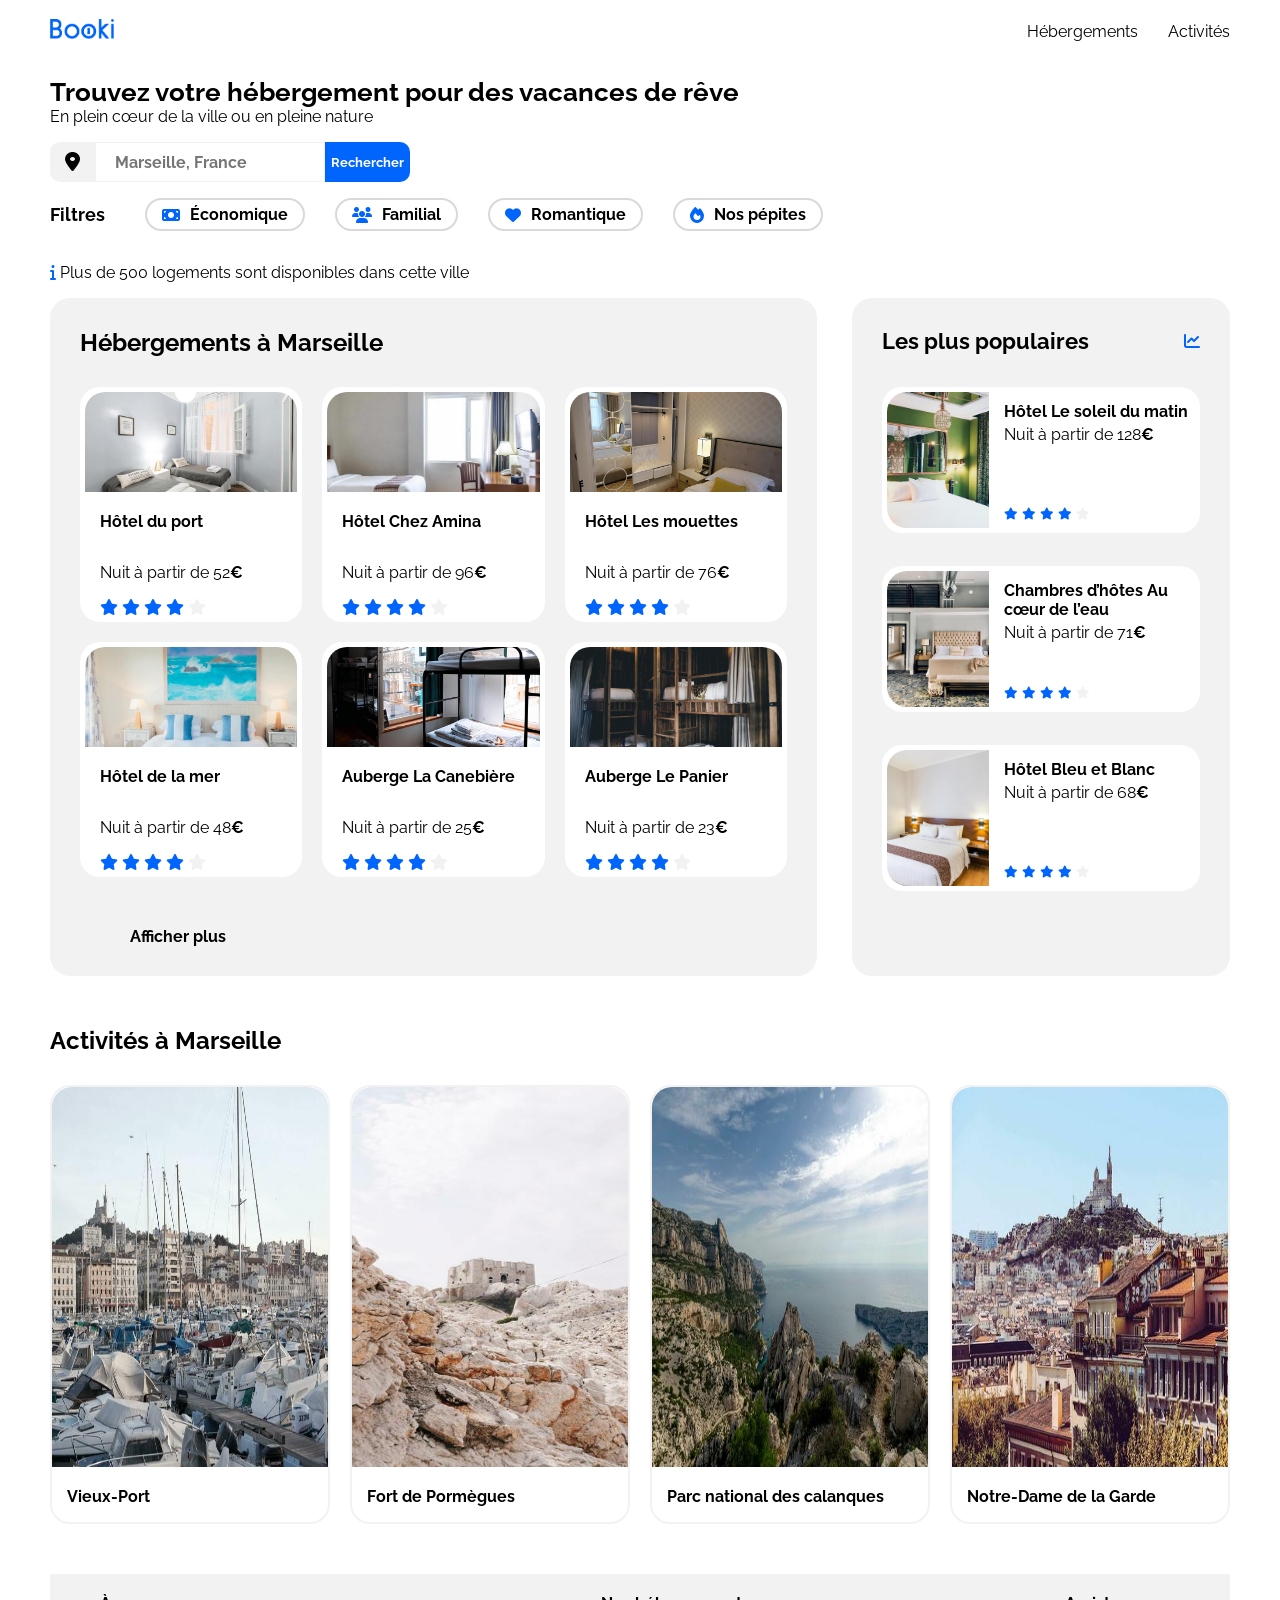
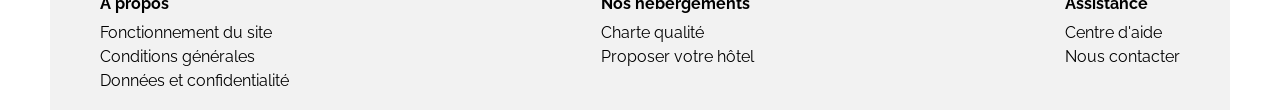
<file: index.html>
<!DOCTYPE html>
<html lang="fr">

<head>
    <meta charset="UTF-8">
    <meta name="viewport" content="width=device-width, initial-scale=1.0">
    <title>Booki</title>
    <link rel="preconnect" href="https://fonts.googleapis.com">
    <link rel="preconnect" href="https://fonts.gstatic.com" crossorigin>
    <link href="https://fonts.googleapis.com/css2?family=Raleway:wght@400;500;700&display=swap" rel="stylesheet">
    <link rel="stylesheet" href="https://cdnjs.cloudflare.com/ajax/libs/font-awesome/6.2.1/css/all.min.css"
        integrity="sha512-MV7K8+y+gLIBoVD59lQIYicR65iaqukzvf/nwasF0nqhPay5w/9lJmVM2hMDcnK1OnMGCdVK+iQrJ7lzPJQd1w=="
        crossorigin="anonymous" referrerpolicy="no-referrer" />
    <link rel="stylesheet" href="./css/style.css">
</head>
<body>
    <div class="main-container">
        <header>
            <nav>
                <h1>
                    <a href="#" class="logo">
                        <span hidden>Booki</span>
                        <img src="./images/logo/Booki.png" alt="Logo Booki">
                    </a>
                </h1>
                <ul class="nav-links">
                    <li><a href="#">Hébergements</a></li>
                    <li><a href="#">Activités</a></li>
                </ul>
            </nav>
            <div class="filter-search">
                <p><span class="highlight">Trouvez votre hébergement pour des vacances de rêve</span><br>En plein cœur de la ville ou en pleine nature</p>
                <form class="search">
                    <i class="fa-solid fa-location-dot" aria-hidden="true"></i>
                    <input type="text" placeholder=" Marseille, France" class="input-search">
                    <button type="submit" class="button" aria-label="Rechercher">
                        <i class="fa-solid fa-magnifying-glass search-icon" aria-hidden="true"></i>
                        <span class="search-text">Rechercher</span>
                    </button>
                </form>
                <div class="filter">
                    <span class="h3">Filtres</span>
                    <ul class="filter-links">
                        <li><a href="#"><i class="fa-solid fa-money-bill" aria-hidden="true"></i>Économique</a></li>
                        <li><a href="#"><i class="fa-solid fa-users" aria-hidden="true"></i>Familial</a></li>
                        <li><a href="#"><i class="fa-solid fa-heart" aria-hidden="true"></i>Romantique</a></li>
                        <li><a href="#"><i class="fa-solid fa-fire" aria-hidden="true"></i>Nos pépites</a></li>
                    </ul>
                </div>
            </div>
        </header>
        <main>
            <p><i class="fa-solid fa-info" aria-hidden="true"></i> Plus de 500 logements sont disponibles dans cette ville</p>
            <div class="hebergements-and-populaires">
                <section class="hebergements">
                    <header>
                        <h2 class="hebergements-title">Hébergements à Marseille</h2>
                    </header>
                    <div class="hebergements-cards">
                        <a href="#">
                            <article class="card">
                                <img src="./images/hebergements/fred-kleber.jpg" alt="Façade de l'Hôtel du port">
                                <div class="card-content">
                                    <h3 class="card-title">Hôtel du port</h3>
                                    <p class="card-subtitle">Nuit à partir de 52<span class="euro">€</span></p>
                                    <div class="card-rating">
                                        <i class="fa-solid fa-star" aria-hidden="true"></i>
                                        <i class="fa-solid fa-star" aria-hidden="true"></i>
                                        <i class="fa-solid fa-star" aria-hidden="true"></i>
                                        <i class="fa-solid fa-star" aria-hidden="true"></i>
                                        <i class="fa-solid fa-star neutral-star" aria-hidden="true"></i>
                                        <span class="sr-only">Note de 4 sur 5</span>
                                    </div>
                                </div>
                            </article>
                        </a>
                        <a href="#">
                            <article class="card">
                                <img src="./images/hebergements/febrian-zakaria.jpg" alt="Chambre de l'Hôtel Chez Amina">
                                <div class="card-content">
                                    <h3 class="card-title">Hôtel Chez Amina</h3>
                                    <p class="card-subtitle">Nuit à partir de 96<span class="euro">€</span></p>
                                    <div class="card-rating">
                                        <i class="fa-solid fa-star" aria-hidden="true"></i>
                                        <i class="fa-solid fa-star" aria-hidden="true"></i>
                                        <i class="fa-solid fa-star" aria-hidden="true"></i>
                                        <i class="fa-solid fa-star" aria-hidden="true"></i>
                                        <i class="fa-solid fa-star neutral-star" aria-hidden="true"></i>
                                        <span class="sr-only">Note de 4 sur 5</span>
                                    </div>
                                </div>
                            </article>
                        </a>
                        <a href="#">
                            <article class="card">
                                <img src="./images/hebergements/reisetopia.jpg" alt="Chambre de l'Hôtel Les mouettes">
                                <div class="card-content">
                                    <h3 class="card-title">Hôtel Les mouettes</h3>
                                    <p class="card-subtitle">Nuit à partir de 76<span class="euro">€</span></p>
                                    <div class="card-rating">
                                        <i class="fa-solid fa-star" aria-hidden="true"></i>
                                        <i class="fa-solid fa-star" aria-hidden="true"></i>
                                        <i class="fa-solid fa-star" aria-hidden="true"></i>
                                        <i class="fa-solid fa-star" aria-hidden="true"></i>
                                        <i class="fa-solid fa-star neutral-star" aria-hidden="true"></i>
                                        <span class="sr-only">Note de 4 sur 5</span>
                                    </div>
                                </div>
                            </article>
                        </a>
                        <a href="#">
                            <article class="card">
                                <img src="./images/hebergements/annie-spratt.jpg" alt="Chambre de l'Hôtel de la mer">
                                <div class="card-content">
                                    <h3 class="card-title">Hôtel de la mer</h3>
                                    <p class="card-subtitle">Nuit à partir de 48<span class="euro">€</span></p>
                                    <div class="card-rating">
                                        <i class="fa-solid fa-star" aria-hidden="true"></i>
                                        <i class="fa-solid fa-star" aria-hidden="true"></i>
                                        <i class="fa-solid fa-star" aria-hidden="true"></i>
                                        <i class="fa-solid fa-star" aria-hidden="true"></i>
                                        <i class="fa-solid fa-star neutral-star" aria-hidden="true"></i>
                                        <span class="sr-only">Note de 4 sur 5</span>
                                    </div>
                                </div>
                            </article>
                        </a>
                        <a href="#">
                            <article class="card">
                                <img src="./images/hebergements/marcus-loke.jpg" alt="Chambre de l'Auberge La Canebière">
                                <div class="card-content">
                                    <h3 class="card-title">Auberge La Canebière</h3>
                                    <p class="card-subtitle">Nuit à partir de 25<span class="euro">€</span></p>
                                    <div class="card-rating">
                                        <i class="fa-solid fa-star" aria-hidden="true"></i>
                                        <i class="fa-solid fa-star" aria-hidden="true"></i>
                                        <i class="fa-solid fa-star" aria-hidden="true"></i>
                                        <i class="fa-solid fa-star" aria-hidden="true"></i>
                                        <i class="fa-solid fa-star neutral-star" aria-hidden="true"></i>
                                        <span class="sr-only">Note de 4 sur 5</span>
                                    </div>
                                </div>
                            </article>
                        </a>
                        <a href="#">
                            <article class="card">
                                <img src="./images/hebergements/nicate-lee.jpg" alt="Chambre de l'Auberge Le Panier">
                                <div class="card-content">
                                    <h3 class="card-title">Auberge Le Panier</h3>
                                    <p class="card-subtitle">Nuit à partir de 23<span class="euro">€</span></p>
                                    <div class="card-rating">
                                        <i class="fa-solid fa-star" aria-hidden="true"></i>
                                        <i class="fa-solid fa-star" aria-hidden="true"></i>
                                        <i class="fa-solid fa-star" aria-hidden="true"></i>
                                        <i class="fa-solid fa-star" aria-hidden="true"></i>
                                        <i class="fa-solid fa-star neutral-star" aria-hidden="true"></i>
                                        <span class="sr-only">Note de 4 sur 5</span>
                                    </div>
                                </div>
                            </article>
                        </a>
                    </div>
                    <footer>
                        <a href="#" class="afficher-plus">Afficher plus</a>
                    </footer>
                </section>



                <section class="populaires">
                    <header>
                        <div class="populaires-title">
                            <h2 class="section-title">Les plus populaires</h2>
                            <i class="fa-solid fa-chart-line" aria-hidden="true"></i>
                        </div>
                    </header>
                    <div class="populaires-cards">
                        <a href="#">
                            <article class="card">
                                <img src="./images/hebergements/emile-guillemot.jpg" alt="Image de la chambre d'hôtel montrant un lit">
                                <div class="card-content">
                                    <div class="card-txt">
                                        <h3 class="card-title">Hôtel Le soleil du matin</h3>
                                        <p class="card-subtitle">Nuit à partir de 128<span class="euro">€</span></p>
                                    </div>
                                    <div class="card-rating">
                                        <i class="fa-xs fa-solid fa-star" aria-hidden="true"></i>
                                        <i class="fa-xs fa-solid fa-star" aria-hidden="true"></i>
                                        <i class="fa-xs fa-solid fa-star" aria-hidden="true"></i>
                                        <i class="fa-xs fa-solid fa-star" aria-hidden="true"></i>
                                        <i class="fa-xs fa-solid fa-star neutral-star" aria-hidden="true"></i>
                                        <span class="sr-only">Note de 4 sur 5</span>
                                    </div>
                                </div>
                            </article>
                        </a>
                        <a href="#">
                            <article class="card">
                                <img src="./images/hebergements/aw-creative.jpg" alt="Image de la chambre d'hôtel montrant un lit">
                                <div class="card-content">
                                    <div class="card-txt">
                                        <h3 class="card-title">Chambres d’hôtes Au cœur de l’eau</h3>
                                        <p class="card-subtitle">Nuit à partir de 71<span class="euro">€</span></p>
                                    </div>
                                    <div class="card-rating">
                                        <i class="fa-xs fa-solid fa-star" aria-hidden="true"></i>
                                        <i class="fa-xs fa-solid fa-star" aria-hidden="true"></i>
                                        <i class="fa-xs fa-solid fa-star" aria-hidden="true"></i>
                                        <i class="fa-xs fa-solid fa-star" aria-hidden="true"></i>
                                        <i class="fa-xs fa-solid fa-star neutral-star" aria-hidden="true"></i>
                                        <span class="sr-only">Note de 4 sur 5</span>
                                    </div>
                                </div>
                            </article>
                        </a>
                        <a href="#">
                            <article class="card">
                                <img src="./images/hebergements/febrian-zakaria2.jpg" alt="Image de la chambre d'hôtel montrant un lit">
                                <div class="card-content">
                                    <div class="card-txt">
                                        <h3 class="card-title">Hôtel Bleu et Blanc</h3>
                                        <p class="card-subtitle">Nuit à partir de 68<span class="euro">€</span></p>
                                    </div>
                                    <div class="card-rating">
                                        <i class="fa-xs fa-solid fa-star" aria-hidden="true"></i>
                                        <i class="fa-xs fa-solid fa-star" aria-hidden="true"></i>
                                        <i class="fa-xs fa-solid fa-star" aria-hidden="true"></i>
                                        <i class="fa-xs fa-solid fa-star" aria-hidden="true"></i>
                                        <i class="fa-xs fa-solid fa-star neutral-star" aria-hidden="true"></i>
                                        <span class="sr-only">Note de 4 sur 5</span>
                                    </div>
                                </div>
                            </article>
                        </a>
                    </div>
                </section>
            </div>



            <section class="activities">
                <header>
                    <h2 class="activities-title">Activités à Marseille</h2>
                </header>
                <div class="activities-cards">
                    <a href="#">
                        <article>
                            <img src="./images/activites/reno-laithienne.jpg" alt="Vieux port">
                            <div class="card-content">
                                <h3 class="card-title">Vieux-Port</h3>
                            </div>
                        </article>
                    </a>
                    <a href="#">
                        <article>
                            <img src="./images/activites/paul-hermann.jpg" alt="Fort de Pormègues">
                            <div class="card-content">
                                <h3 class="card-title">Fort de Pormègues</h3>
                            </div>
                        </article>
                    </a>
                    <a href="#">
                        <article>
                            <img src="./images/activites/kilyan-sockalingum.jpg" alt="Les calanques">
                            <div class="card-content">
                                <h3 class="card-title">Parc national des calanques</h3>
                            </div>
                        </article>
                    </a>
                    <a href="#">
                        <article>
                            <img src="./images/activites/florian-wehde.jpg" alt="Notre-Dame de la Garde">
                            <div class="card-content">
                                <h3 class="card-title">Notre-Dame de la Garde</h3>
                            </div>
                        </article>
                    </a>
                </div>
            </section>
        </main>
        <footer>
            <div class="footer-content">
                <div class="footer-links">
                    <h4>À propos</h4>
                    <ul>
                        <li><a href="#">Fonctionnement du site</a></li>
                        <li><a href="#">Conditions générales</a></li>
                        <li><a href="#">Données et confidentialité</a></li>
                    </ul>
                </div>
                <div class="footer-links">
                    <h4>Nos hébergements</h4>
                    <ul>
                        <li><a href="#">Charte qualité</a></li>
                        <li><a href="#">Proposer votre hôtel</a></li>
                    </ul>
                </div>
                <div class="footer-links">
                    <h4>Assistance</h4>
                    <ul>
                        <li><a href="#">Centre d'aide</a></li>
                        <li><a href="#">Nous contacter</a></li>
                    </ul>
                </div>
            </div>
        </footer>
    </div>
</body>

</html>
</file>
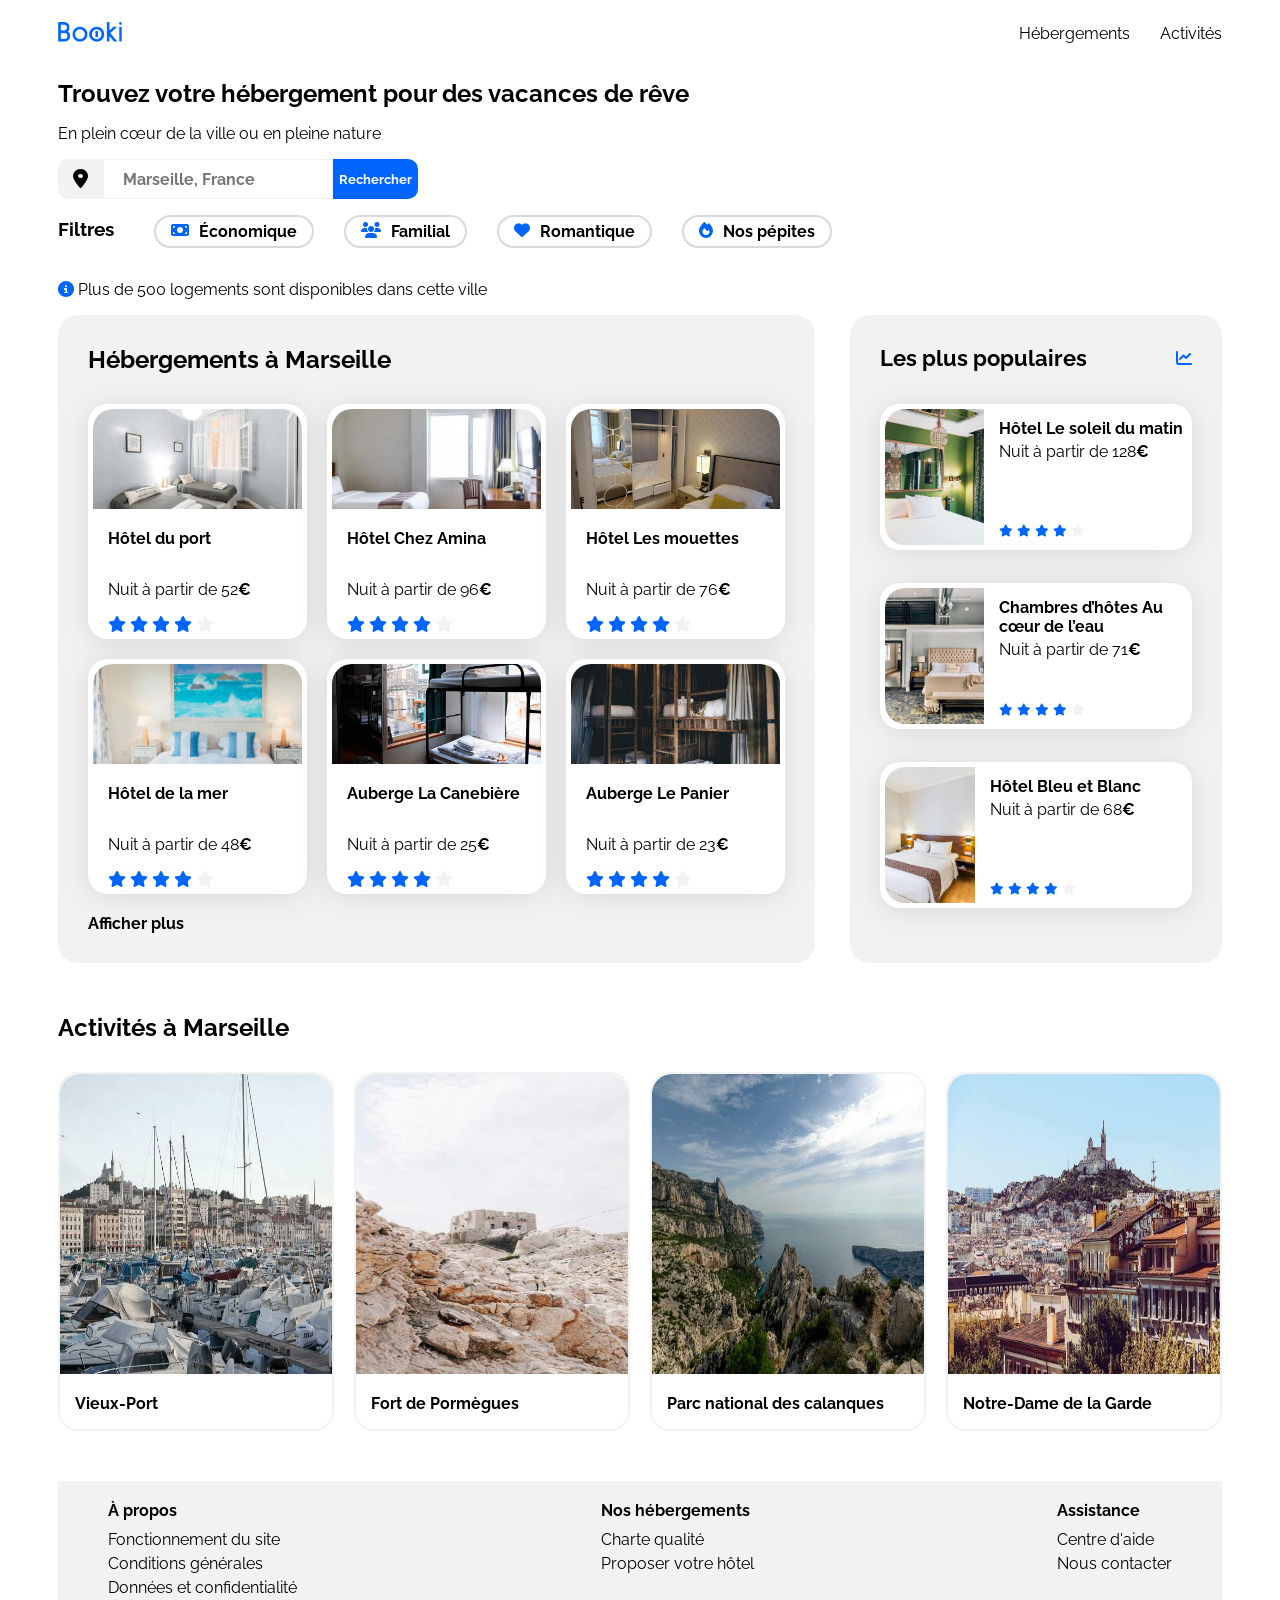
<file: Booki/index.html>
<!DOCTYPE html>
<html lang="fr">

<head>
    <meta charset="UTF-8">
    <meta name="viewport" content="width=device-width, initial-scale=1.0">
    <title>Booki</title>
    <link rel="preconnect" href="https://fonts.googleapis.com">
    <link rel="preconnect" href="https://fonts.gstatic.com" crossorigin>
    <link href="https://fonts.googleapis.com/css2?family=Raleway:wght@400;500;700&display=swap" rel="stylesheet">
    <link rel="stylesheet" href="https://cdnjs.cloudflare.com/ajax/libs/font-awesome/6.2.1/css/all.min.css"
        integrity="sha512-MV7K8+y+gLIBoVD59lQIYicR65iaqukzvf/nwasF0nqhPay5w/9lJmVM2hMDcnK1OnMGCdVK+iQrJ7lzPJQd1w=="
        crossorigin="anonymous" referrerpolicy="no-referrer" />
    <link rel="stylesheet" href="./css/style.css">
</head>
<body>
    <div class="main-container">
        <header>
            <nav>
                <a href="#" class="logo">
                    <img src="./images/logo/Booki.png" alt="Logo Booki">
                </a>
                <ul class="nav-liens">
                    <li><a href="#">Hébergements</a></li>
                    <li><a href="#">Activités</a></li>
                </ul>
            </nav>
            <section class="filtre-et-recherche">
                <h2 class="titre">Trouvez votre hébergement pour des vacances de rêve</h2>
                <p class="soustitre">En plein cœur de la ville ou en pleine nature</p>
                <form class="recherche">
                    <i class="fa-solid fa-location-dot" aria-hidden="true"></i>
                    <input type="text" placeholder=" Marseille, France" class="input-recherche">
                    <button type="submit" class="button">Rechercher</button>
                </form>
                <div class="filtre">
                    <h3>Filtres</h3> 
                    <ul class="filtre-liens">
                        <li><i class="fa-solid fa-money-bill" aria-hidden="true"></i><a href="#">Économique</a></li>
                        <li><i class="fa-solid fa-users" aria-hidden="true"></i><a href="#">Familial</a></li>
                        <li><i class="fa-solid fa-heart" aria-hidden="true"></i><a href="#">Romantique</a></li>
                        <li><i class="fa-solid fa-fire" aria-hidden="true"></i><a href="#">Nos pépites</a></li>
                    </ul>
                </div>
                <p><i class="fa-solid fa-info-circle" aria-hidden="true"></i> Plus de 500 logements sont disponibles dans cette ville</p>
            </section>
        </header>
        <main>
            <div class="hebergements-and-populaires">
                <section class="hebergements">
                    <h2 class="hebergements-title">Hébergements à Marseille</h2>
                    <div class="hebergements-cards">
                        <a href="#">
                            <article class="card">
                                <img src="./images/hebergements/fred-kleber.jpg" alt="Façade de l'Hôtel du port">
                                <div class="card-content">
                                    <h3 class="card-title">Hôtel du port</h3>
                                    <p class="card-subtitle">Nuit à partir de 52<span class="euro">€</span></p>
                                    <div class="card-rating">
                                        <i class="fa-solid fa-star" aria-hidden="true"></i>
                                        <i class="fa-solid fa-star" aria-hidden="true"></i>
                                        <i class="fa-solid fa-star" aria-hidden="true"></i>
                                        <i class="fa-solid fa-star" aria-hidden="true"></i>
                                        <i class="fa-solid fa-star neutral-star" aria-hidden="true"></i>
                                        <span class="sr-only">Note de 4 sur 5</span>
                                    </div>
                                </div>
                            </article>
                        </a>
                        <a href="#">
                            <article class="card">
                                <img src="./images/hebergements/febrian-zakaria.jpg" alt="Chambre de l'Hôtel Chez Amina">
                                <div class="card-content">
                                    <h3 class="card-title">Hôtel Chez Amina</h3>
                                    <p class="card-subtitle">Nuit à partir de 96<span class="euro">€</span></p>
                                    <div class="card-rating">
                                        <i class="fa-solid fa-star" aria-hidden="true"></i>
                                        <i class="fa-solid fa-star" aria-hidden="true"></i>
                                        <i class="fa-solid fa-star" aria-hidden="true"></i>
                                        <i class="fa-solid fa-star" aria-hidden="true"></i>
                                        <i class="fa-solid fa-star neutral-star" aria-hidden="true"></i>
                                        <span class="sr-only">Note de 4 sur 5</span>
                                    </div>
                                </div>
                            </article>
                        </a>
                        <a href="#">
                            <article class="card">
                                <img src="./images/hebergements/reisetopia.jpg" alt="Chambre de l'Hôtel Les mouettes">
                                <div class="card-content">
                                    <h3 class="card-title">Hôtel Les mouettes</h3>
                                    <p class="card-subtitle">Nuit à partir de 76<span class="euro">€</span></p>
                                    <div class="card-rating">
                                        <i class="fa-solid fa-star" aria-hidden="true"></i>
                                        <i class="fa-solid fa-star" aria-hidden="true"></i>
                                        <i class="fa-solid fa-star" aria-hidden="true"></i>
                                        <i class="fa-solid fa-star" aria-hidden="true"></i>
                                        <i class="fa-solid fa-star neutral-star" aria-hidden="true"></i>
                                        <span class="sr-only">Note de 4 sur 5</span>
                                    </div>
                                </div>
                            </article>
                        </a>
                        <a href="#">
                            <article class="card">
                                <img src="./images/hebergements/annie-spratt.jpg" alt="Chambre de l'Hôtel de la mer">
                                <div class="card-content">
                                    <h3 class="card-title">Hôtel de la mer</h3>
                                    <p class="card-subtitle">Nuit à partir de 48<span class="euro">€</span></p>
                                    <div class="card-rating">
                                        <i class="fa-solid fa-star" aria-hidden="true"></i>
                                        <i class="fa-solid fa-star" aria-hidden="true"></i>
                                        <i class="fa-solid fa-star" aria-hidden="true"></i>
                                        <i class="fa-solid fa-star" aria-hidden="true"></i>
                                        <i class="fa-solid fa-star neutral-star" aria-hidden="true"></i>
                                        <span class="sr-only">Note de 4 sur 5</span>
                                    </div>
                                </div>
                            </article>
                        </a>
                        <a href="#">
                            <article class="card">
                                <img src="./images/hebergements/marcus-loke.jpg" alt="Chambre de l'Auberge La Canebière">
                                <div class="card-content">
                                    <h3 class="card-title">Auberge La Canebière</h3>
                                    <p class="card-subtitle">Nuit à partir de 25<span class="euro">€</span></p>
                                    <div class="card-rating">
                                        <i class="fa-solid fa-star" aria-hidden="true"></i>
                                        <i class="fa-solid fa-star" aria-hidden="true"></i>
                                        <i class="fa-solid fa-star" aria-hidden="true"></i>
                                        <i class="fa-solid fa-star" aria-hidden="true"></i>
                                        <i class="fa-solid fa-star neutral-star" aria-hidden="true"></i>
                                        <span class="sr-only">Note de 4 sur 5</span>
                                    </div>
                                </div>
                            </article>
                        </a>
                        <a href="#">
                            <article class="card">
                                <img src="./images/hebergements/nicate-lee.jpg" alt="Chambre de l'Auberge Le Panier">
                                <div class="card-content">
                                    <h3 class="card-title">Auberge Le Panier</h3>
                                    <p class="card-subtitle">Nuit à partir de 23<span class="euro">€</span></p>
                                    <div class="card-rating">
                                        <i class="fa-solid fa-star" aria-hidden="true"></i>
                                        <i class="fa-solid fa-star" aria-hidden="true"></i>
                                        <i class="fa-solid fa-star" aria-hidden="true"></i>
                                        <i class="fa-solid fa-star" aria-hidden="true"></i>
                                        <i class="fa-solid fa-star neutral-star" aria-hidden="true"></i>
                                        <span class="sr-only">Note de 4 sur 5</span>
                                    </div>
                                </div>
                            </article>
                        </a>
                    </div>
                    <a href="#" class="afficher-plus">Afficher plus</a>
                </section>

                <section class="populaires">
                    <div class="populaires-title">
                        <h2 class="section-title">Les plus populaires</h2>
                        <i class="fa-solid fa-chart-line" aria-hidden="true"></i>
                    </div>
                    <div class="populaires-cards">
                        <a href="#">
                            <article class="card">
                                <img src="./images/hebergements/emile-guillemot.jpg" alt="Image de la chambre d'hôtel montrant un lit">
                                <div class="card-content">
                                    <div class="card-txt">
                                        <h3 class="card-title">Hôtel Le soleil du matin</h3>
                                        <p class="card-subtitle">Nuit à partir de 128<span class="euro">€</span></p>
                                    </div>
                                    <div class="card-rating">
                                        <i class="fa-xs fa-solid fa-star" aria-hidden="true"></i>
                                        <i class="fa-xs fa-solid fa-star" aria-hidden="true"></i>
                                        <i class="fa-xs fa-solid fa-star" aria-hidden="true"></i>
                                        <i class="fa-xs fa-solid fa-star" aria-hidden="true"></i>
                                        <i class="fa-xs fa-solid fa-star neutral-star" aria-hidden="true"></i>
                                        <span class="sr-only">Note de 4 sur 5</span>
                                    </div>
                                </div>
                            </article>
                        </a>
                        <a href="#">
                            <article class="card">
                                <img src="./images/hebergements/aw-creative.jpg" alt="Image de la chambre d'hôtel montrant un lit">
                                <div class="card-content">
                                    <div class="card-txt">
                                        <h3 class="card-title">Chambres d’hôtes Au cœur de l’eau</h3>
                                        <p class="card-subtitle">Nuit à partir de 71<span class="euro">€</span></p>
                                    </div>
                                    <div class="card-rating">
                                        <i class="fa-xs fa-solid fa-star" aria-hidden="true"></i>
                                        <i class="fa-xs fa-solid fa-star" aria-hidden="true"></i>
                                        <i class="fa-xs fa-solid fa-star" aria-hidden="true"></i>
                                        <i class="fa-xs fa-solid fa-star" aria-hidden="true"></i>
                                        <i class="fa-xs fa-solid fa-star neutral-star" aria-hidden="true"></i>
                                        <span class="sr-only">Note de 4 sur 5</span>
                                    </div>
                                </div>
                            </article>
                        </a>
                        <a href="#">
                            <article class="card">
                                <img src="./images/hebergements/febrian-zakaria2.jpg" alt="Image de la chambre d'hôtel montrant un lit">
                                <div class="card-content">
                                    <div class="card-txt">
                                        <h3 class="card-title">Hôtel Bleu et Blanc</h3>
                                        <p class="card-subtitle">Nuit à partir de 68<span class="euro">€</span></p>
                                    </div>
                                    <div class="card-rating">
                                        <i class="fa-xs fa-solid fa-star" aria-hidden="true"></i>
                                        <i class="fa-xs fa-solid fa-star" aria-hidden="true"></i>
                                        <i class="fa-xs fa-solid fa-star" aria-hidden="true"></i>
                                        <i class="fa-xs fa-solid fa-star" aria-hidden="true"></i>
                                        <i class="fa-xs fa-solid fa-star neutral-star" aria-hidden="true"></i>
                                        <span class="sr-only">Note de 4 sur 5</span>
                                    </div>
                                </div>
                            </article>
                        </a>
                    </div>
                </section>
            </div>

            <section class="activites">
                    <h2 class="activites-title">Activités à Marseille</h2>
                    <div class="activites-cards">
                        <a href="#">
                            <article>
                                <img src="./images/activites/reno-laithienne.jpg" alt="Vieux port">
                                <div class="card-content">
                                    <h3 class="card-title">Vieux-Port</h3>
                                </div>
                            </article>
                        </a>
                        <a href="#">
                            <article>
                                <img src="./images/activites/paul-hermann.jpg" alt="Fort de Pormègues">
                                <div class="card-content">
                                    <h3 class="card-title">Fort de Pormègues</h3>
                                </div>
                            </article>
                        </a>
                        <a href="#">
                            <article>
                                <img src="./images/activites/kilyan-sockalingum.jpg" alt="Les calanques">
                                <div class="card-content">
                                    <h3 class="card-title">Parc national des calanques</h3>
                                </div>
                            </article>
                        </a>
                        <a href="#">
                            <article>
                                <img src="./images/activites/florian-wehde.jpg" alt="Notre-Dame de la Garde">
                                <div class="card-content">
                                    <h3 class="card-title">Notre-Dame de la Garde</h3>
                                </div>
                            </article>
                        </a>
                    </div>
                </section>
        </main>
        <footer>
            <div class="footer-content">
                <div class="footer-links">
                    <h4>À propos</h4>
                    <ul>
                        <li><a href="#">Fonctionnement du site</a></li>
                        <li><a href="#">Conditions générales</a></li>
                        <li><a href="#">Données et confidentialité</a></li>
                    </ul>
                </div>
                <div class="footer-links">
                    <h4>Nos hébergements</h4>
                    <ul>
                        <li><a href="#">Charte qualité</a></li>
                        <li><a href="#">Proposer votre hôtel</a></li>
                    </ul>
                </div>
                <div class="footer-links">
                    <h4>Assistance</h4>
                    <ul>
                        <li><a href="#">Centre d'aide</a></li>
                        <li><a href="#">Nous contacter</a></li>
                    </ul>
                </div>
            </div>
        </footer>
    </div>
</body>

</html>
</file>
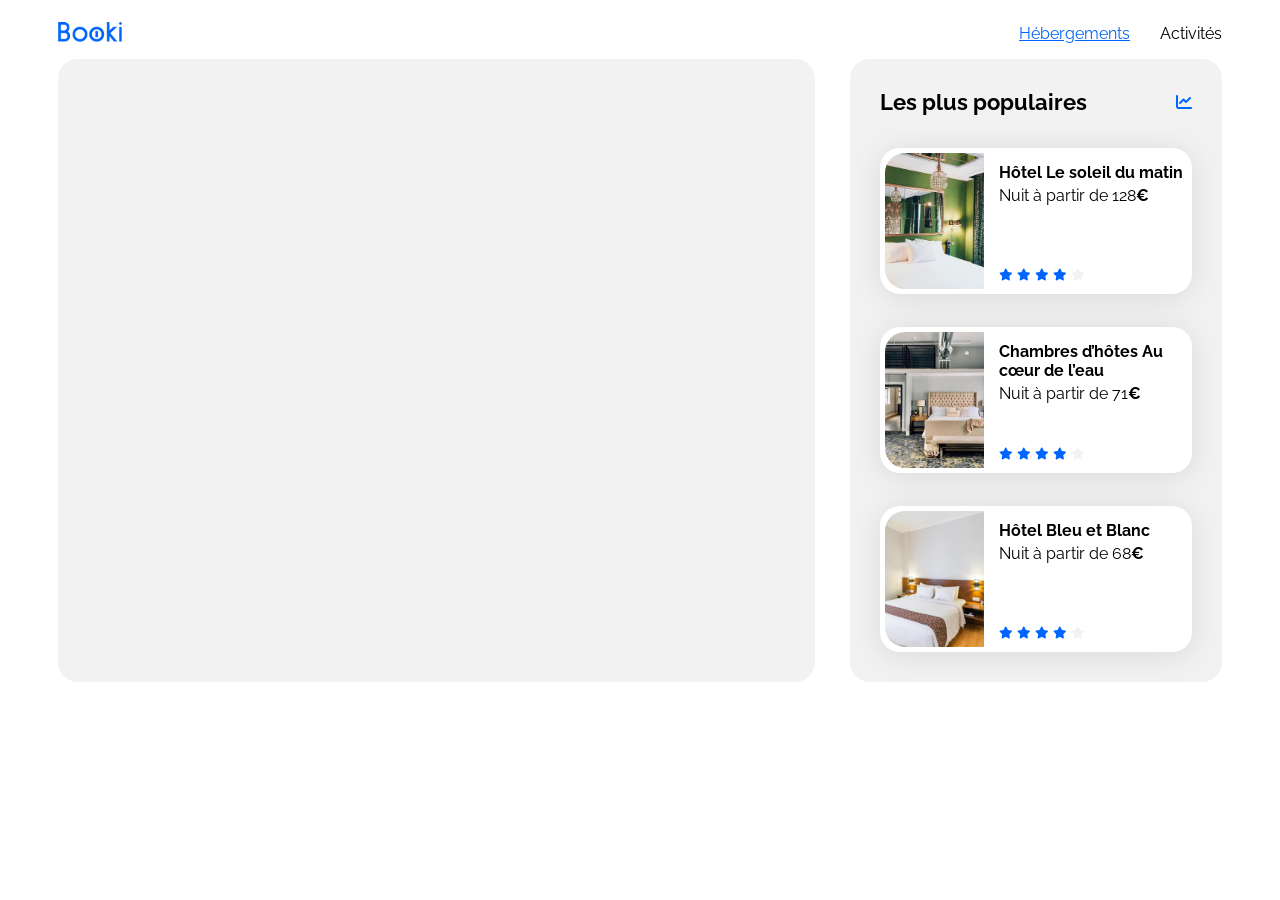
<file: Booki/Booki_avec_Companion-main/index.html>
<!DOCTYPE html>
<html lang="fr">

<head>
    <meta charset="UTF-8">
    <meta name="viewport" content="width=device-width, initial-scale=1.0">
    <title>Booki</title>
    <link rel="preconnect" href="https://fonts.googleapis.com">
    <link rel="preconnect" href="https://fonts.gstatic.com" crossorigin>
    <link href="https://fonts.googleapis.com/css2?family=Raleway:wght@400;500;700&display=swap" rel="stylesheet">
    <link rel="stylesheet" href="https://cdnjs.cloudflare.com/ajax/libs/font-awesome/6.2.1/css/all.min.css"
        integrity="sha512-MV7K8+y+gLIBoVD59lQIYicR65iaqukzvf/nwasF0nqhPay5w/9lJmVM2hMDcnK1OnMGCdVK+iQrJ7lzPJQd1w=="
        crossorigin="anonymous" referrerpolicy="no-referrer" />
    <link rel="stylesheet" href="./css/style.css">
</head>

<body>
    <div class="main-container">
        <header>
            <nav>
                <a href="#" class="logo">
                    <img src="./images/logo/Booki.png" alt="Logo Booki">
                </a>
                <ul class="nav-links">
                    <li><a href="index.html" class="active">Hébergements</a></li>
                    <li><a href="activités.html">Activités</a></li>
                </ul>
            </nav>
        </header>
        <main>
            <div class="hebergements-and-populaires">
                <section class="hebergements">

                </section>
                <section class="populaires">
                    <div class="populaires-title">
                        <h2 class="section-title">Les plus populaires</h2>
                        <i class="fa-solid fa-chart-line" aria-hidden="true"></i>
                    </div>
                    <div class="populaires-cards">
                        <a href="#">
                            <article class="card">
                                <img src="./images/hebergements/emile-guillemot.jpg" alt="Image de la chambre d'hôtel montrant un lit">
                                <div class="card-content">
                                    <div class="card-txt">
                                        <h3 class="card-title">Hôtel Le soleil du matin</h3>
                                        <p class="card-subtitle">Nuit à partir de 128<span class="euro">€</span></p>
                                    </div>
                                    <div class="card-rating">
                                        <i class="fa-xs fa-solid fa-star" aria-hidden="true"></i>
                                        <i class="fa-xs fa-solid fa-star" aria-hidden="true"></i>
                                        <i class="fa-xs fa-solid fa-star" aria-hidden="true"></i>
                                        <i class="fa-xs fa-solid fa-star" aria-hidden="true"></i>
                                        <i class="fa-xs fa-solid fa-star neutral-star" aria-hidden="true"></i>
                                        <span class="sr-only">Note de 4 sur 5</span>
                                    </div>
                                </div>
                            </article>
                        </a>
                        <a href="#">
                            <article class="card">
                                <img src="./images/hebergements/aw-creative.jpg" alt="Image de la chambre d'hôtel montrant un lit">
                                <div class="card-content">
                                    <div class="card-txt">
                                        <h3 class="card-title">Chambres d’hôtes Au cœur de l’eau</h3>
                                        <p class="card-subtitle">Nuit à partir de 71<span class="euro">€</span></p>
                                    </div>
                                    <div class="card-rating">
                                        <i class="fa-xs fa-solid fa-star" aria-hidden="true"></i>
                                        <i class="fa-xs fa-solid fa-star" aria-hidden="true"></i>
                                        <i class="fa-xs fa-solid fa-star" aria-hidden="true"></i>
                                        <i class="fa-xs fa-solid fa-star" aria-hidden="true"></i>
                                        <i class="fa-xs fa-solid fa-star neutral-star" aria-hidden="true"></i>
                                        <span class="sr-only">Note de 4 sur 5</span>
                                    </div>
                                </div>
                            </article>
                        </a>
                        <a href="#">
                            <article class="card">
                                <img src="./images/hebergements/febrian-zakaria2.jpg" alt="Image de la chambre d'hôtel montrant un lit">
                                <div class="card-content">
                                    <div class="card-txt">
                                        <h3 class="card-title">Hôtel Bleu et Blanc</h3>
                                        <p class="card-subtitle">Nuit à partir de 68<span class="euro">€</span></p>
                                    </div>
                                    <div class="card-rating">
                                        <i class="fa-xs fa-solid fa-star" aria-hidden="true"></i>
                                        <i class="fa-xs fa-solid fa-star" aria-hidden="true"></i>
                                        <i class="fa-xs fa-solid fa-star" aria-hidden="true"></i>
                                        <i class="fa-xs fa-solid fa-star" aria-hidden="true"></i>
                                        <i class="fa-xs fa-solid fa-star neutral-star" aria-hidden="true"></i>
                                        <span class="sr-only">Note de 4 sur 5</span>
                                    </div>
                                </div>
                            </article>
                        </a>
                    </div>
                </section>
            </div>
        </main>
        <footer></footer>
    </div>
</body>

</html>
</file>
<file: css/style.css>
/****** General ***********/
* {
    font-family: 'Raleway', sans-serif;
}

:root {
    --main-color: #0065FC;
    --main-bg-color: #F2F2F2;
    --filter-bg-color: #DEEBFF;
}

.fa-solid {
    color: var(--main-color);
}

body {
    display: flex;
    justify-content: center;
    margin: 0px;
}

.main-container {
    width: 100%;
    max-width: 1440px;
    padding: 0 50px;
    box-sizing: border-box;
}

h1 {
    margin: 0px;
}

a {
    color: inherit;
    text-decoration: none;
}

.section-title {
    margin: 0;
    font-size: 22px;
}

.card {
    background-color: white;
    border-radius: 20px;
    padding: 5px;
}

.card img {
    object-fit: cover;
}

.card-title {
    font-size: 16px;
}

.card-content {
    width: 100%;
    padding-left: 15px;
    display: flex;
    flex-direction: column;
    justify-content: space-between;
    box-sizing: border-box;
}

.euro {
    font-weight: 700;
}

.sr-only {
    position: absolute;
    width: 1px;
    height: 1px;
    padding: 0;
    margin: -1px;
    overflow: hidden;
    clip: rect(0, 0, 0, 0);
    white-space: nowrap;
    border: 0;
}

.neutral-star {
    color: var(--main-bg-color)
}









/****** Navigation ***********/
nav {
    display: flex;
    justify-content: space-between;
    align-items: center;
}

.nav-links {
    display: flex;
    align-items: center;
    gap: 30px;
    list-style: none;
    margin: 0px;
    padding: 0px;
}

.nav-links a {
    display: flex;
    align-items: center;
    position: relative;
    border-top: 2px solid transparent;
    padding: 20px 0px 20px 0px;
}

.nav-links a:hover {
    color: var(--main-color);
    border-top-color: var(--main-color);
}

.logo img {
    height: 20px;
    width: auto;
}

.highlight {
    font-weight: 700;
    font-size: 26px;
}

.search {
    display: flex;
    align-items: stretch;
    border-radius: 10px;
    overflow: hidden;
    width: fit-content;
    background-color: var(--main-bg-color);
    padding: 0px 0px 0px 15px;
    height: 40px;
}

.search i {
    font-size: 20px;
    background-color: var(--main-bg-color);
    align-self: center;
    padding-right: 15px;
    color: black;
}

.input-search {
    font-size: 16px;
    font-weight: 700;
    border: 1px solid var(--main-bg-color);
    padding: 0px 15px;
    outline: none;
}

.button {
    background-color: var(--main-color);
    color: white;
    border: none;
    font-weight: 700;
}

.button .search-icon {
    display: none;
}

.filter {
    display: flex;
    align-items: center;
}

.h3{
    font-size: 18px;
    font-weight: 700;
}

.filter-links {
    display: flex;
    list-style: none;
    gap: 30px;
    font-weight: 700;
}

.filter-links li {
    border-radius: 20px;
    border: 2px solid #D9D9D9;
}

.filter-links li a {
    display: flex;
    align-items: center;
    gap: 10px;
    padding: 5px 15px;
}

.filter-links li:hover {
    background-color: var(--filter-bg-color);
    transition: 1s;
}










/****** Hebergements And Populaires ***********/
.hebergements-and-populaires {
    display: flex;
    justify-content: space-between;
}

.hebergements-and-populaires section {
    background-color: var(--main-bg-color);
    border-radius: 20px;
    padding: 30px;
    box-sizing: border-box;
}







/****** Hebergements ***********/
.hebergements {
    width: 65%;
}

.hebergements-title {
    display: flex;
    align-items: center;
    margin: 0px;
    padding-bottom: 30px;
}

.hebergements-cards {
    width: 100%;
    display: grid;
    grid-template-columns: repeat(3, 1fr);
    gap: 20px;
    box-sizing: border-box;
}

.hebergements-cards img {
    width: 100%;
    height: 100px;
    border-radius: 20px;
    border-bottom-left-radius: 0px;
    border-bottom-right-radius: 0px;
    object-fit: cover;
}

.afficher-plus {
    display: block;
    margin-top: 20px;
    font-weight: 700;
}









/****** Populaires ***********/
.populaires {
    width: 32%;
}

.populaires-title {
    display: flex;
    justify-content: space-between;
    align-items: center;
}

.populaires-cards .card {
    display: flex;
    margin-top: 33px;
}

.populaires-cards img {
    width: 33%;
    height: 136px;
    border-top-left-radius: 20px;
    border-bottom-left-radius: 20px;
}

.populaires-cards .card-content {
    width: 67%;
}

.populaires-cards .card-title {
    margin-top: 10px;
    margin-bottom: 4px;
}

.populaires-cards .card-subtitle {
    margin: 0;
}

.populaires-cards .card-rating {
    margin-bottom: 5px;
}






/****** Activités ***********/
.activities {
    width: 100%;
    margin-top: 50px;
}

.activities-title {
    display: flex;
    align-items: center;
    margin: 0px;
    padding-bottom: 30px;
}

.activities-cards {
    width: 100%;
    display: flex;
    gap: 20px;
    box-sizing: border-box;
}

.activities-cards img {
    width: 100%;
    height: 380px;
    border-radius: 20px;
    border-bottom-left-radius: 0px;
    border-bottom-right-radius: 0px;
}

.activities a {
    width: calc(25% - 15px);
    border-radius: 20px;
    border: 2px solid var(--main-bg-color);
}








/****** Footer ***********/
footer {
    background-color: var(--main-bg-color);
    padding: 0px 50px;
    box-sizing: border-box;
    margin-top: 50px;
}

.footer-content {
    display: flex;
    justify-content: space-between;
    padding: 20px 0px;
}

.footer-links {
    display: flex;
    flex-direction: column;
    gap: 10px;
}

.footer-links h4 {
    margin: 0;
}

.footer-links ul {
    display: flex;
    flex-direction: column;
    gap: 5px;
    list-style: none;
    padding: 0px;
    margin: 0;
}












/* Le code ci-dessous correspond à la version responsive uniquement */

/****** Media queries ***********/
/* Medium devices (tablets, less/equal than 1024px) */
@media (max-width: 1024px) {
    .hebergements-and-populaires {
        flex-direction: column;
    }

    .hebergements {
        width: 100%;
    }

    .populaires {
        width: 100%;
        margin-top: 50px;
    }

    .populaires-cards {
        display: flex;
        flex-direction: row;
        justify-content: space-between;
    }

    .populaires-cards a {
        width: 30%;
    }

    .card-title {
        font-size: 14px;
    }

    .card-subtitle {
        font-size: 13px;
    }

    .activities {
        width: 100%;
    }

    .activities-cards img {
        width: 100%;
        height: 220px;
    }

    .filter {
        flex-wrap: wrap;
        gap: 15px;
    }

    .filter-links {
        flex-wrap: wrap;
        gap: 15px;
    }
}






/* Small devices (phones, less than 768px) */
@media (max-width: 768px) {
    .main-container {
        padding: 0px 20px 0px 10px;
    }

    nav {
        flex-direction: column;
        align-items: flex-start;
        gap: 15px;

    }

    .logo {
        align-self: center;
    }

    .nav-links {
        width: 100%;
        justify-content: space-around;
        gap: 0;
        border-bottom: 2px solid var(--main-bg-color);
        padding: 0px;
    }

    .nav-links li {
        width: 50%;
        text-align: center;
    }

    .nav-links a {
        display: block;
        padding-bottom: 15px;
        font-weight: 700;
        border-top: none;
        border-bottom: 2px solid transparent;
    }

    .nav-links a:hover {
        border-top-color: transparent;
        border-bottom-color: var(--main-color);
    }

    .filter-search {
        margin-top: 10px;
    }

    .search {
        width: 100%;
        border-radius: 10px;
        align-items: center;
    }

    .input-search {
        flex-grow: 1;
        height: 100%;
        border: none;
        box-sizing: border-box;
    }

    .button {
        flex-shrink: 0;
        border-radius: 10px;
        display: flex;
        align-items: center;
        justify-content: center;
        font-size: 16px;
        padding: 10px;
    }

    .button .search-icon {
        display: inline-block;
        color: var(--main-bg-color);
        background-color: var(--main-color);
        padding: 0px;
    }

    .search-text {
        display: none;
    }

    .filter {
        flex-direction: column;
        align-items: flex-start;
        gap: 0px;
    }

    .filter-links {
        display: grid;
        grid-template-columns: repeat(2, 1fr);
        gap: 15px;
        width: 100%;
        box-sizing: border-box;
        padding: 0px;
        margin: 0px;
    }

    .filter-links li a {
        justify-content: center;
    }


    /* Populaires affiché avant Hébergements */
    .hebergements-and-populaires {
        gap: 40px;
    }

    .hebergements-and-populaires section {
        padding: 0;
        background-color: transparent;
        border-radius: 0;
    }

    .populaires {
    order: -1;
    position: relative;
    }

    .populaires::before {
    content: "";
    position: absolute;
    top: -30px;
    bottom: -30px;
    left: 50%;
    width: 100vw;
    margin-left: -50vw;
    background-color: var(--main-bg-color);
    z-index: -1;
    }

    .populaires-cards {
    display: flex;
    flex-direction: column;
    gap: 20px;
    box-sizing: border-box;
    }

    .populaires-cards a {
        width: 100%;
    }

    .hebergements {
        margin-top: 20px;
    }

    .hebergements footer{
        margin: 0px;
        background-color: white;
        padding: 0px;
    }

    .hebergements-cards {
        grid-template-columns: 1fr;
    }

    .hebergements-cards img {
        height: 124px;
    }

    .hebergements-cards .card-content {
        gap: 5px;
    }

    .hebergements-cards .card-subtitle {
        margin: 0px;
    }

    .activities-cards {
        flex-direction: column;
    }

    .activities a {
        width: 100%;
    }

    .footer-content {
        flex-direction: column;
        gap: 20px;
    }
}
</file>
<file: Booki/css/style.css>
/****** General ***********/
* {
    font-family: 'Raleway', sans-serif;
}

:root {
    --main-color: #0065FC;
    --main-bg-color: #F2F2F2;
    --filter-bg-color: #DEEBFF;
}

.fa-solid {
    color: var(--main-color);
}

body {
    display: flex;
    justify-content: center;
}

.main-container {
    width: 100%;
    max-width: 1440px;
    padding: 0 50px;
    box-sizing: border-box;
}

a {
    color: inherit;
    text-decoration: none;
}

.section-title {
    margin: 0;
    font-size: 22px;
}

.card {
    background-color: white;
    border-radius: 20px;
    padding: 5px;
    filter: drop-shadow(0px 3px 15px rgba(0, 0, 0, 0.1));
}

.card img {
    object-fit: cover;
}

.card-title {
    font-size: 16px;
}

.card-content {
    width: 100%;
    padding-left: 15px;
    display: flex;
    flex-direction: column;
    justify-content: space-between;
    box-sizing: border-box;
}

.euro {
    font-weight: 700;
}

.neutral-star {
    color: var(--main-bg-color)
}


/****** Navigation ***********/
nav {
    display: flex;
    justify-content: space-between;
    align-items: center;
}

.nav-liens {
    display: flex;
    gap: 30px;
    list-style: none;
}

.nav-liens a {
    position: relative;
}

.nav-liens a:hover {
    color: var(--main-color);
}

.nav-liens a::after {
    content: '';
    position: absolute;
    left: 0;
    top: -25px;
    width: 100%;
    height: 3px;
    background-color: var(--main-color);
    transform: scaleX(0);
}

.nav-liens a:hover::after {
    transform: scaleX(1);
}

.logo img {
    height: 20px;
    width: auto;
}

.titre {
    margin: 0px;
    margin-top: 20px;
}

.recherche {
    display: flex;
    align-items: stretch;
    border-radius: 10px;
    overflow: hidden;
    width: fit-content;
    background-color: var(--main-bg-color);
    padding: 0px 0px 0px 15px;
    height: 40px;
}

.recherche i {
    font-size: 20px;
    background-color: var(--main-bg-color);
    align-self: center;
    padding-right: 15px;
    color: black;
}

.input-recherche {
    font-size: 16px;
    font-weight: 700;
    border: 1px solid var(--main-bg-color);
    padding: 0px 15px;
}

.button {
    background-color: var(--main-color);
    color: white;
    border: none;
    font-weight: 700;
}

.filtre {
    display: flex;
}

.filtre-liens {
    display: flex;
    list-style: none;
    gap: 30px;
    font-weight: 700;
}

.filtre-liens li {
    border-radius: 20px;
    padding: 5px 15px;
    border: 2px solid #D9D9D9;
    display: flex;
    gap: 10px;
}

.filtre-liens li:hover {
    background-color: #DEEBFF;
}


/****** Hebergements And Populaires ***********/
.hebergements-and-populaires {
    display: flex;
    justify-content: space-between;
}

.hebergements-and-populaires section {
    background-color: var(--main-bg-color);
    border-radius: 20px;
    padding: 30px;
    box-sizing: border-box;
}

/****** Hebergements ***********/
.hebergements {
    width: 65%;
}

.hebergements-title {
    display: flex;
    align-items: center;
    margin: 0px;
    padding-bottom: 30px;
}

.hebergements-cards {
    width: 100%;
    display: grid;
    grid-template-columns: repeat(3, 1fr);
    gap: 20px;
    box-sizing: border-box;
}

.hebergements-cards img {
    width: 100%;
    height: 100px;
    border-radius: 20px;
    border-bottom-left-radius: 0px;
    border-bottom-right-radius: 0px;
    object-fit: cover;
}

.afficher-plus {
    display: block;
    margin-top: 20px;
    font-weight: 700;
}

/****** Populaires ***********/
.populaires {
    width: 32%;
}

.populaires-title {
    display: flex;
    justify-content: space-between;
    align-items: center;
}

.populaires-cards .card {
    display: flex;
    margin-top: 33px;
}

.populaires-cards img {
    width: 33%;
    height: 136px;
    border-top-left-radius: 20px;
    border-bottom-left-radius: 20px;
}

.populaires-cards .card-title {
    margin-top: 10px;
    margin-bottom: 4px;
}

.populaires-cards .card-subtitle {
    margin: 0;
}

.populaires-cards .card-rating {
    margin-bottom: 5px;
}

/****** Activités ***********/
.activites {
    width: 100%;
    margin-top: 50px;
}

.activites-title {
    display: flex;
    align-items: center;
    margin: 0px;
    padding-bottom: 30px;
}

.activites-cards {
    width: 100%;
    display: flex;
    gap: 20px;
    box-sizing: border-box;
}

.activites-cards img {
    width: 100%;
    height: 300px;
    border-radius: 20px;
    border-bottom-left-radius: 0px;
    border-bottom-right-radius: 0px;
}

.activites a {
    width: calc(25% - 15px);
    border-radius: 20px;
    border: 2px solid var(--main-bg-color);
}

/****** Footer ***********/
footer {
    background-color: var(--main-bg-color);
    padding: 0px 50px;
    box-sizing: border-box;
    margin-top: 50px;
}

.footer-content {
    display: flex;
    justify-content: space-between;
    padding: 20px 0px;
}

.footer-links {
    display: flex;
    flex-direction: column;
    gap: 10px;
}

.footer-links h4 {
    margin: 0;
}

.footer-links ul {
    display: flex;
    flex-direction: column;
    gap: 5px;
    list-style: none;
    padding: 0px;
    margin: 0;
}


/* Le code ci-dessous correspond à la version responsive uniquement */

/****** Media queries ***********/
/* Medium devices (tablets, less/equal than 1024px) */
@media (max-width: 1024px) {
    .hebergements-and-populaires {
        flex-direction: column;
    }

    .hebergements {
        width: 100%;
    }

    .hebergements-cards {
    grid-template-columns: repeat(3, 1fr);
    }
    .populaires {
        width: 100%;
        margin-top: 50px;
    }

    .populaires-cards {
        display: flex;
        flex-direction: row;
        justify-content: space-between;
    }

    .populaires-cards a {
        width: 30%;
    }

    .card-title {
        font-size: 14px;
    }

    .card-subtitle {
        font-size: 13px;
    }

    .activites {
        width: 100%;
    }

    .activites-cards img {
        width: 100%;
        height: 220px;
    }

    .filtre {
        flex-wrap: wrap;
        gap: 15px;
    }

    .filtre-liens {
        flex-wrap: wrap;
        gap: 15px;
    }
}

/* Small devices (phones, less than 768px) */
@media (max-width: 767.98px) {
    /* ... */
}
</file>
<file: Booki/Booki_avec_Companion-main/css/style.css>
/****** General ***********/
* {
    font-family: 'Raleway', sans-serif;
}

:root {
    --main-color: #0065FC;
    --main-bg-color: #F2F2F2;
    --filter-bg-color: #DEEBFF;
}

.fa-solid {
    color: var(--main-color);
}

body {
    display: flex;
    justify-content: center;
}

.main-container {
    width: 100%;
    max-width: 1440px;
    padding: 0 50px;
    box-sizing: border-box;
}

a {
    color: inherit;
    text-decoration: none;
}

.section-title {
    margin: 0;
    font-size: 22px;
}

.card {
    background-color: white;
    border-radius: 20px;
    padding: 5px;
    filter: drop-shadow(0px 3px 15px rgba(0, 0, 0, 0.1));
}

.card img {
    object-fit: cover;
}

.card-title {
    font-size: 16px;
}

.euro {
    font-weight: 700;
}

.neutral-star {
    color: var(--main-bg-color)
}

/****** Hebergements And Populaires ***********/
.hebergements-and-populaires {
    display: flex;
    justify-content: space-between;
}

.hebergements-and-populaires section {
    background-color: var(--main-bg-color);
    border-radius: 20px;
    padding: 30px;
    box-sizing: border-box;
}

/****** Hebergements ***********/
.hebergements {
    width: 65%;
}

/****** Populaires ***********/
.populaires {
    width: 32%;
}

.populaires-title {
    display: flex;
    justify-content: space-between;
    align-items: center;
}

.populaires-cards .card {
    display: flex;
    margin-top: 33px;
}

.populaires-cards img {
    width: 33%;
    height: 136px;
    border-top-left-radius: 20px;
    border-bottom-left-radius: 20px;
}

.populaires-cards .card-content {
    width: 67%;
    padding-left: 15px;
    display: flex;
    flex-direction: column;
    justify-content: space-between;
    box-sizing: border-box;
}

.populaires-cards .card-title {
    margin-top: 10px;
    margin-bottom: 4px;
}

.populaires-cards .card-subtitle {
    margin: 0;
}

.populaires-cards .card-rating {
    margin-bottom: 5px;
}

nav{
    display: flex;
    justify-content: space-between;
    align-items: center;
}

.nav-links{
    display: flex;
    gap: 30px;
    list-style: none;
}

.nav-links a.active{
    color: var(--main-color);
    text-decoration: underline;
}

.logo img{
    height: 20px;
    width: auto;
}


/* Le code ci-dessous correspond à la version responsive uniquement */

/****** Media queries ***********/
/* Medium devices (tablets, less/equal than 1024px) */
@media (max-width: 1024px) {
    .hebergements-and-populaires {
        flex-direction: column;
    }

    .hebergements {
        width: 100%;
    }

    .populaires {
        width: 100%;
        margin-top: 50px;
    }

    .populaires-cards {
        display: flex;
        flex-direction: row;
        justify-content: space-between;
    }

    .populaires-cards a {
        width: 30%;
    }

    .populaires-cards .card-title {
        font-size: 14px;
    }

    .populaires-cards .card-subtitle {
        font-size: 13px;
    }
}

/* Small devices (phones, less than 768px) */
@media (max-width: 767.98px) {
    /* ... */
}
</file>
